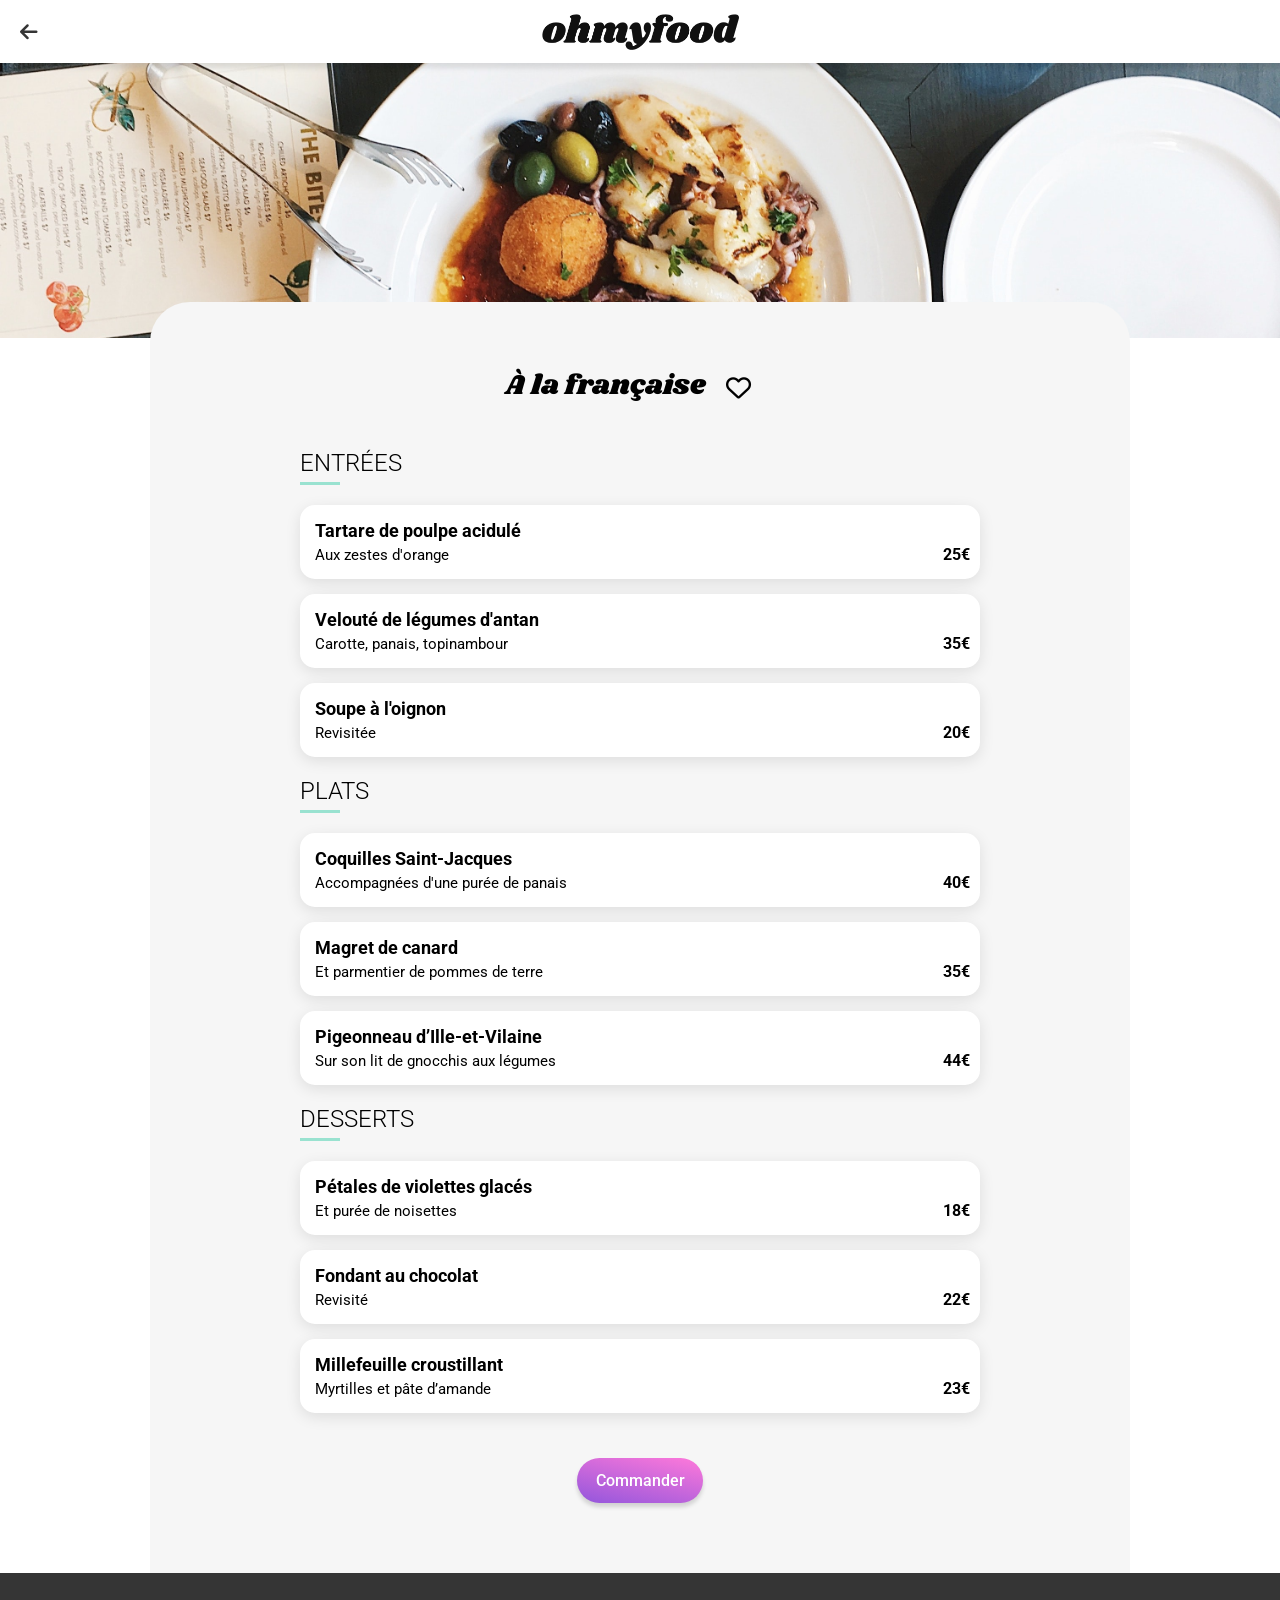
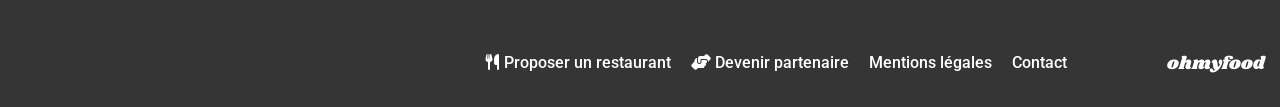
<file: a-la-francaise.html>
<!DOCTYPE html>
<html lang="fr">
<head>
    <meta charset="UTF-8">
    <meta name="viewport" content="width=device-width, initial-scale=1.0">
    <title>Ohmyfood - La Note Enchantée</title>
    <link rel="preconnect" href="https://fonts.googleapis.com">
    <link rel="preconnect" href="https://fonts.gstatic.com" crossorigin>
    <link href="https://fonts.googleapis.com/css2?family=Shrikhand&family=Roboto:wght@300;400;500;700&display=swap" rel="stylesheet">
    <link rel="stylesheet" href="https://cdnjs.cloudflare.com/ajax/libs/font-awesome/6.2.1/css/all.min.css" integrity="sha512-MV7K8+y+gLIBoVD59lQIYicR65iaqukzvf/nwasF0nqhPay5w/9lJmVM2hMDcnK1OnMGCdVK+iQrJ7lzPJQd1w==" crossorigin="anonymous" referrerpolicy="no-referrer">
    <link rel="stylesheet" href="css/style.css">
</head>

    <body>
        <!--SECTION HEADER-->
        <header class="header">
            <a href="index.html" class="header__back">
                <i class="fa-solid fa-arrow-left"></i>
            </a>
            <img src="images/logo/ohmyfood.png" alt="logo" class="header__logo">
        </header>
        <!--===================-->

        <main>
            <!--SECTION IMAGE ET RESTAURANT-->
            <img src="images/restaurants/stil-u2Lp8tXIcjw-unsplash.jpg" alt="photo plat" class="resto-banner">
            <section class="menu">
                <div class="menu__header">
                    <h1 class="menu__title">À la française</h1>
                    <div class="menu__heart">
                        <label class="heart-checkbox">
                            <input type="checkbox">
                            <i class="far fa-heart heart-empty"></i>
                            <i class="fas fa-heart heart-full"></i>
                        </label>
                    </div>
                </div>
                <!--SECTION PLAT ET PRIX-->
                <div class="menu__category">
                    <h2 class="menu__category-title">Entrées</h2>
                </div>
                    <!--ENTREE--> 
                    
                    <div class="menu-item menu-item--1">
                        <input type="checkbox" id="check-1" class="menu-item__input">
                        <label for="check-1" class="menu-item__container">
                            <span class="menu-item__content">
                                <span class="menu-item__title">Tartare de poulpe acidulé</span>
                                <span class="menu-item__subtitle">Aux zestes d'orange</span>
                            </span>
                            <span class="menu-item__price">25€</span>
                            <span class="menu-item__check">
                                <i class="fa-solid fa-circle-check"></i>
                            </span>
                        </label>
                    </div>
                    <!--==============-->
                    <div class="menu-item menu-item--2">
                        <input type="checkbox" id="check-2" class="menu-item__input">
                        <label for="check-2" class="menu-item__container">
                            <span class="menu-item__content">
                                <span class="menu-item__title">Velouté de légumes d'antan</span>
                                <span class="menu-item__subtitle">Carotte, panais, topinambour</span>
                            </span>
                                <span class="menu-item__price">35€</span>
                            <span class="menu-item__check">
                                <i class="fa-solid fa-circle-check"></i>
                            </span>
                        </label>
                    </div>
                    <!--==============-->
                    <div class="menu-item menu-item--3">
                        <input type="checkbox" id="check-3" class="menu-item__input">
                        <label for="check-3" class="menu-item__container">
                            <span class="menu-item__content">
                                <span class="menu-item__title">Soupe à l'oignon</span>
                                <span class="menu-item__subtitle">Revisitée</span>
                            </span>
                                <span class="menu-item__price">20€</span>
                            <span class="menu-item__check">
                                <i class="fa-solid fa-circle-check"></i>
                            </span>
                        </label>
                    </div>
                    <!--==============-->
                    
                    <!--==============-->
                <div class="menu__category">
                    <h2 class="menu__category-title">Plats</h2>
                </div>
                    <!--PLATS-->
                    <div class="menu-item menu-item--5">
                        <input type="checkbox" id="check-5" class="menu-item__input">
                        <label for="check-5" class="menu-item__container">
                            <span class="menu-item__content">
                                <span class="menu-item__title">Coquilles Saint-Jacques</span>
                                <span class="menu-item__subtitle">Accompagnées d'une purée de panais</span>
                            </span>
                                <span class="menu-item__price">40€</span>
                            <span class="menu-item__check">
                                <i class="fa-solid fa-circle-check"></i>
                            </span>
                        </label>
                    </div>
                    <!--==============-->
                    <div class="menu-item menu-item--6">
                        <input type="checkbox" id="check-6" class="menu-item__input">
                        <label for="check-6" class="menu-item__container">
                            <span class="menu-item__content">
                                <span class="menu-item__title">Magret de canard</span>
                                <span class="menu-item__subtitle">Et parmentier de pommes de terre</span>
                            </span>
                                <span class="menu-item__price">35€</span>
                            <span class="menu-item__check">
                                <i class="fa-solid fa-circle-check"></i>
                            </span>
                        </label>
                    </div>
                    <!--==============-->
                    <div class="menu-item menu-item--7">
                        <input type="checkbox" id="check-7" class="menu-item__input">
                        <label for="check-7" class="menu-item__container">
                            <span class="menu-item__content">
                                <span class="menu-item__title">Pigeonneau d’Ille-et-Vilaine</span>
                                <span class="menu-item__subtitle">Sur son lit de gnocchis aux légumes</span>
                            </span>
                                <span class="menu-item__price">44€</span>
                            <span class="menu-item__check">
                                <i class="fa-solid fa-circle-check"></i>
                            </span>
                        </label>
                    </div>
                    <!--===================-->
                <div class="menu__category">
                    <h2 class="menu__category-title">Desserts</h2>
                </div>
                    <!--DESSERTS-->
                    <div class="menu-item menu-item--8">
                        <input type="checkbox" id="check-8" class="menu-item__input">
                        <label for="check-8" class="menu-item__container">
                            <span class="menu-item__content">
                                <span class="menu-item__title">Pétales de violettes glacés</span>
                                <span class="menu-item__subtitle">Et purée de noisettes</span>
                                </span>
                                <span class="menu-item__price">18€</span>
                            <span class="menu-item__check">
                                <i class="fa-solid fa-circle-check"></i>
                            </span>
                        </label>
                    </div>
                    <!--==============-->
                    <div class="menu-item menu-item--9">
                        <input type="checkbox" id="check-9" class="menu-item__input">
                        <label for="check-9" class="menu-item__container">
                            <span class="menu-item__content">
                                <span class="menu-item__title">Fondant au chocolat </span>
                                <span class="menu-item__subtitle">Revisité</span>
                            </span>
                                <span class="menu-item__price">22€</span>
                            <span class="menu-item__check">
                                <i class="fa-solid fa-circle-check"></i>
                            </span>
                        </label>
                    </div>
                    <!--==============-->
                    <div class="menu-item menu-item--10">
                        <input type="checkbox" id="check-10" class="menu-item__input">
                        <label for="check-10" class="menu-item__container">
                            <span class="menu-item__content">
                                <span class="menu-item__title">Millefeuille croustillant </span>
                                <span class="menu-item__subtitle">Myrtilles et pâte d’amande</span>
                            </span>
                                <span class="menu-item__price">23€</span>
                            <span class="menu-item__check">
                                <i class="fa-solid fa-circle-check"></i>
                            </span>
                        </label>
                    </div>
                    <!--==============-->
                <div class="hero">
                    <button class="btn">Commander</button>
                </div>
                <!--===================-->    
            </section>
            <!--===================-->
            <!--SECTION FOOTER-->
            <footer class="footer">
                <h3 class="footer__title">ohmyfood</h3>
                <ul class="footer__list">
                    <li class="footer__item">
                        <a href="#" class="footer__link">
                            <i class="footer__icon fa-solid fa-utensils"></i>
                            Proposer un restaurant
                        </a>
                    </li>
                    <li class="footer__item">
                        <a href="#" class="footer__link">
                            <i class="footer__icon fa-solid fa-handshake-angle"></i>
                            Devenir partenaire
                        </a>
                    </li>
                    <li class="footer__item">
                        <a href="#" class="footer__link">Mentions légales</a>
                    </li>
                    <li class="footer__item">
                        <a href="mailto:test.contact@ohmyfood.com" class="footer__link">Contact</a>
                    </li>
                </ul>
            </footer>
            <!--===================-->
        </main>
    </body>
</html>
</file>
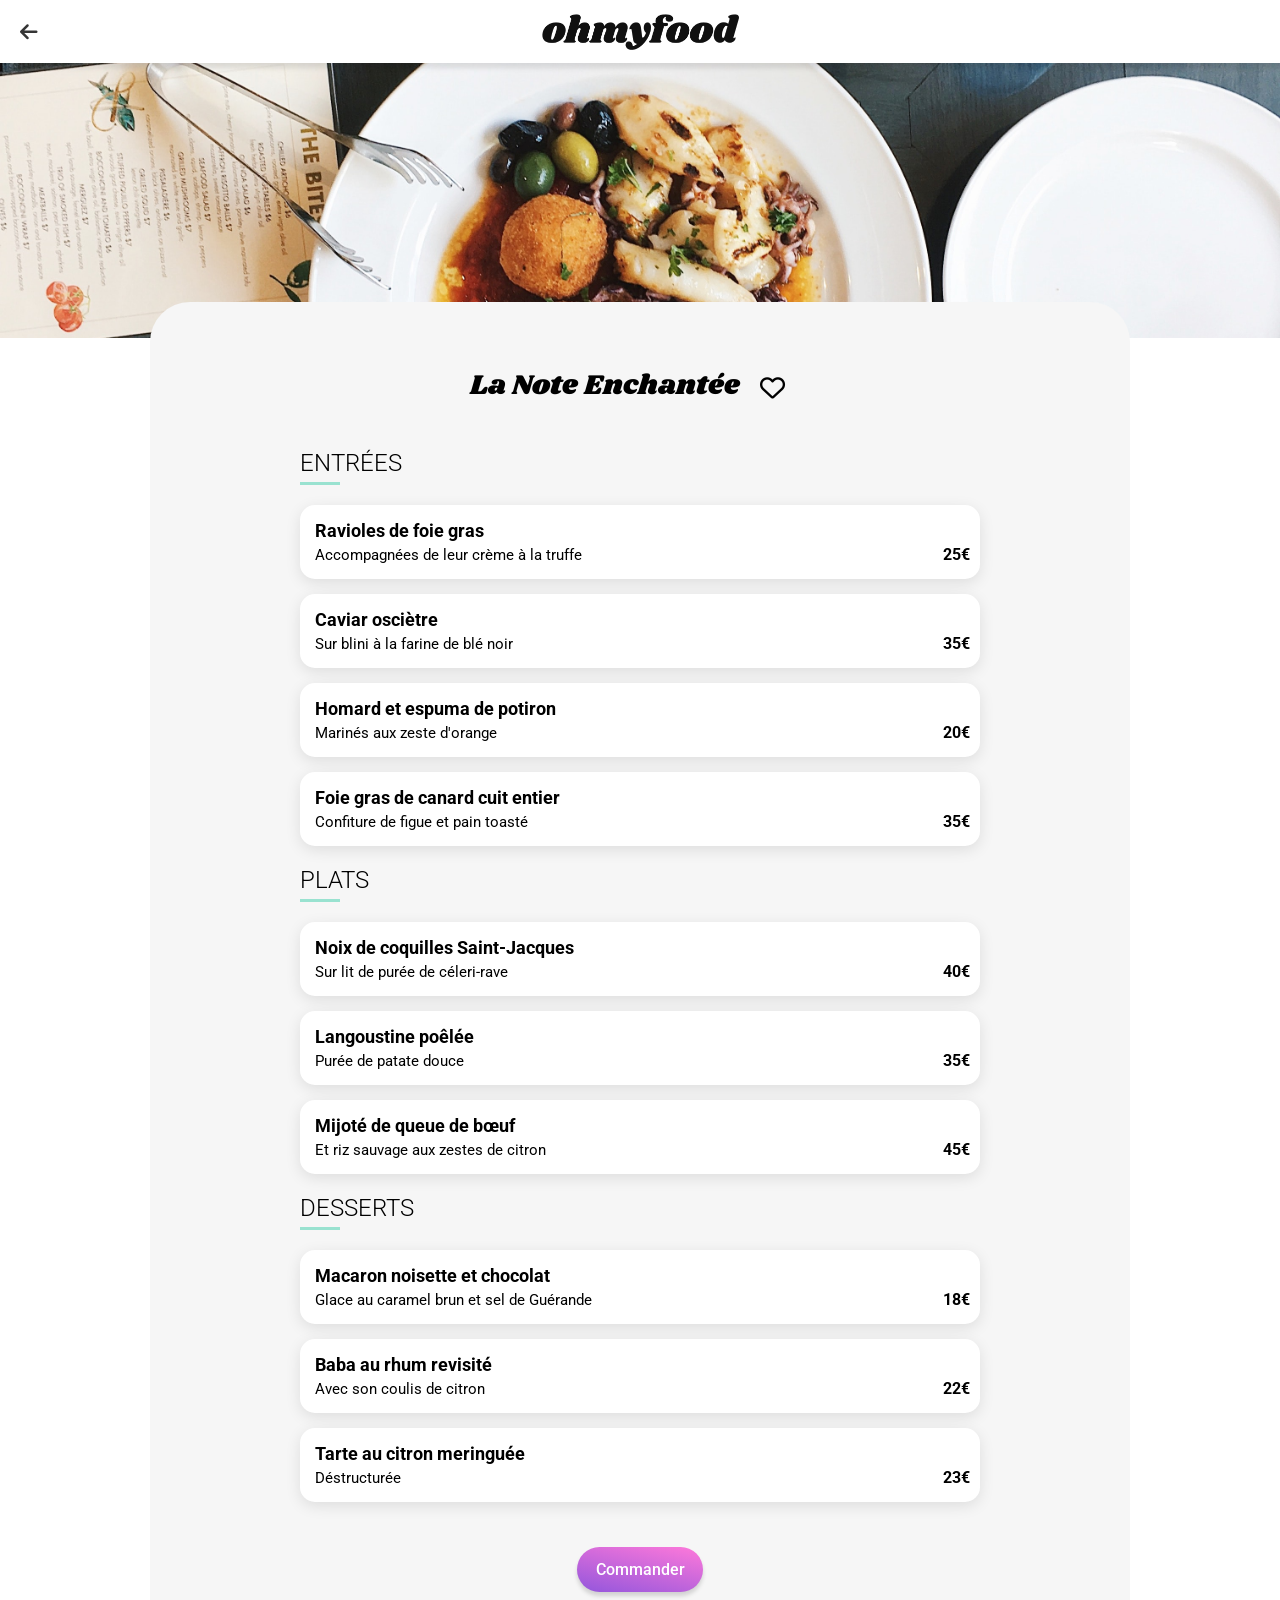
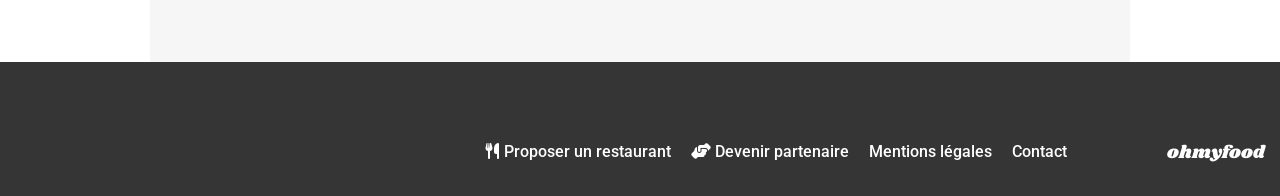
<file: la-note-enchantee.html>
<!DOCTYPE html>
<html lang="fr">
<head>
    <meta charset="UTF-8">
    <meta name="viewport" content="width=device-width, initial-scale=1.0">
    <title>Ohmyfood - La Note Enchantée</title>
    <link rel="preconnect" href="https://fonts.googleapis.com">
    <link rel="preconnect" href="https://fonts.gstatic.com" crossorigin>
    <link href="https://fonts.googleapis.com/css2?family=Shrikhand&family=Roboto:wght@300;400;500;700&display=swap" rel="stylesheet">
    <link rel="stylesheet" href="https://cdnjs.cloudflare.com/ajax/libs/font-awesome/6.2.1/css/all.min.css" integrity="sha512-MV7K8+y+gLIBoVD59lQIYicR65iaqukzvf/nwasF0nqhPay5w/9lJmVM2hMDcnK1OnMGCdVK+iQrJ7lzPJQd1w==" crossorigin="anonymous" referrerpolicy="no-referrer">
    <link rel="stylesheet" href="css/style.css">
</head>

    <body>
        <!--SECTION HEADER-->
        <header class="header">
            <a href="index.html" class="header__back">
                <i class="fa-solid fa-arrow-left"></i>
            </a>
            <img src="images/logo/ohmyfood.png" alt="logo" class="header__logo">
        </header>
        <!--===================-->

        <main>
            <!--SECTION IMAGE ET RESTAURANT-->
            <img src="images/restaurants/stil-u2Lp8tXIcjw-unsplash.jpg" alt="photo plat" class="resto-banner">
            <section class="menu">
                <div class="menu__header">
                    <h1 class="menu__title">La Note Enchantée</h1>
                    <div class="menu__heart">
                        <label class="heart-checkbox">
                            <input type="checkbox">
                            <i class="far fa-heart heart-empty"></i>
                            <i class="fas fa-heart heart-full"></i>
                        </label>
                    </div>
                </div>
                <!--SECTION PLAT ET PRIX-->
                <div class="menu__category">
                    <h2 class="menu__category-title">Entrées</h2>
                </div>
                    <!--ENTREE--> 
                    
                    <div class="menu-item menu-item--1">
                        <input type="checkbox" id="check-1" class="menu-item__input">
                        <label for="check-1" class="menu-item__container">
                            <span class="menu-item__content">
                                <span class="menu-item__title">Ravioles de foie gras</span>
                                <span class="menu-item__subtitle">Accompagnées de leur crème à la truffe</span>
                            </span>
                            <span class="menu-item__price">25€</span>
                            <span class="menu-item__check">
                                <i class="fa-solid fa-circle-check"></i>
                            </span>
                        </label>
                    </div>
                    <!--==============-->
                    <div class="menu-item menu-item--2">
                        <input type="checkbox" id="check-2" class="menu-item__input">
                        <label for="check-2" class="menu-item__container">
                            <span class="menu-item__content">
                                <span class="menu-item__title">Caviar osciètre</span>
                                <span class="menu-item__subtitle">Sur blini à la farine de blé noir</span>
                            </span>
                                <span class="menu-item__price">35€</span>
                            <span class="menu-item__check">
                                <i class="fa-solid fa-circle-check"></i>
                            </span>
                        </label>
                    </div>
                    <!--=================-->
                    <div class="menu-item menu-item--3">
                        <input type="checkbox" id="check-3" class="menu-item__input">
                        <label for="check-3" class="menu-item__container">
                            <span class="menu-item__content">
                                <span class="menu-item__title">Homard et espuma de potiron</span>
                                <span class="menu-item__subtitle">Marinés aux zeste d'orange</span>
                            </span>
                                <span class="menu-item__price">20€</span>
                            <span class="menu-item__check">
                                <i class="fa-solid fa-circle-check"></i>
                            </span>
                        </label>
                    </div>
                    <!--==============-->
                    <div class="menu-item menu-item--4">
                        <input type="checkbox" id="check-4" class="menu-item__input">
                        <label for="check-4" class="menu-item__container">
                            <span class="menu-item__content">
                                <span class="menu-item__title">Foie gras de canard cuit entier</span>
                                <span class="menu-item__subtitle">Confiture de figue et pain toasté</span>
                            </span>
                                <span class="menu-item__price">35€</span>
                            <span class="menu-item__check">
                                <i class="fa-solid fa-circle-check"></i>
                            </span>
                        </label>
                    </div>
                    <!--==============-->
                <div class="menu__category">
                    <h2 class="menu__category-title">Plats</h2>
                </div>
                    <!--PLATS-->
                    <div class="menu-item menu-item--5">
                        <input type="checkbox" id="check-5" class="menu-item__input">
                        <label for="check-5" class="menu-item__container">
                            <span class="menu-item__content">
                                <span class="menu-item__title">Noix de coquilles Saint-Jacques</span>
                                <span class="menu-item__subtitle">Sur lit de purée de céleri-rave</span>
                            </span>
                                <span class="menu-item__price">40€</span>
                            <span class="menu-item__check">
                                <i class="fa-solid fa-circle-check"></i>
                            </span>
                        </label>
                    </div>
                    <!--==============-->
                    <div class="menu-item menu-item--6">
                        <input type="checkbox" id="check-6" class="menu-item__input">
                        <label for="check-6" class="menu-item__container">
                            <span class="menu-item__content">
                                <span class="menu-item__title">Langoustine poêlée</span>
                                <span class="menu-item__subtitle">Purée de patate douce</span>
                            </span>
                                <span class="menu-item__price">35€</span>
                            <span class="menu-item__check">
                                <i class="fa-solid fa-circle-check"></i>
                            </span>
                        </label>
                    </div>
                    <!--==============-->
                    <div class="menu-item menu-item--7">
                        <input type="checkbox" id="check-7" class="menu-item__input">
                        <label for="check-7" class="menu-item__container">
                            <span class="menu-item__content">
                                <span class="menu-item__title">Mijoté de queue de bœuf </span>
                                <span class="menu-item__subtitle">Et riz sauvage aux zestes de citron</span>
                            </span>
                                <span class="menu-item__price">45€</span>
                            <span class="menu-item__check">
                                <i class="fa-solid fa-circle-check"></i>
                            </span>
                        </label>
                    </div>
                    <!--===================-->
                <div class="menu__category">
                    <h2 class="menu__category-title">Desserts</h2>
                </div>
                    <!--DESSERTS-->
                    <div class="menu-item menu-item--8">
                        <input type="checkbox" id="check-8" class="menu-item__input">
                        <label for="check-8" class="menu-item__container">
                            <span class="menu-item__content">
                                <span class="menu-item__title">Macaron noisette et chocolat</span>
                                <span class="menu-item__subtitle">Glace au caramel brun et sel de Guérande</span>
                                </span>
                                <span class="menu-item__price">18€</span>
                            <span class="menu-item__check">
                                <i class="fa-solid fa-circle-check"></i>
                            </span>
                        </label>
                    </div>
                    <!--==============-->
                    <div class="menu-item menu-item--9">
                        <input type="checkbox" id="check-9" class="menu-item__input">
                        <label for="check-9" class="menu-item__container">
                            <span class="menu-item__content">
                                <span class="menu-item__title">Baba au rhum revisité </span>
                                <span class="menu-item__subtitle">Avec son coulis de citron</span>
                            </span>
                                <span class="menu-item__price">22€</span>
                            <span class="menu-item__check">
                                <i class="fa-solid fa-circle-check"></i>
                            </span>
                        </label>
                    </div>
                    <!--==============-->
                    <div class="menu-item menu-item--10">
                        <input type="checkbox" id="check-10" class="menu-item__input">
                        <label for="check-10" class="menu-item__container">
                            <span class="menu-item__content">
                                <span class="menu-item__title">Tarte au citron meringuée </span>
                                <span class="menu-item__subtitle">Déstructurée</span>
                            </span>
                                <span class="menu-item__price">23€</span>
                            <span class="menu-item__check">
                                <i class="fa-solid fa-circle-check"></i>
                            </span>
                        </label>
                    </div>
                    <!--==============-->
                <div class="hero">
                    <button class="btn">Commander</button>
                </div>
                <!--===================-->    
            </section>
            <!--===================-->
            <!--SECTION FOOTER-->
            <footer class="footer">
                <h3 class="footer__title">ohmyfood</h3>
                <ul class="footer__list">
                    <li class="footer__item">
                        <a href="#" class="footer__link">
                            <i class="footer__icon fa-solid fa-utensils"></i>
                            Proposer un restaurant
                        </a>
                    </li>
                    <li class="footer__item">
                        <a href="#" class="footer__link">
                            <i class="footer__icon fa-solid fa-handshake-angle"></i>
                            Devenir partenaire
                        </a>
                    </li>
                    <li class="footer__item">
                        <a href="#" class="footer__link">Mentions légales</a>
                    </li>
                    <li class="footer__item">
                        <a href="mailto:test.contact@ohmyfood.com" class="footer__link">Contact</a>
                    </li>
                </ul>
            </footer>
            <!--===================-->
        </main>
    </body>
</html>
</file>
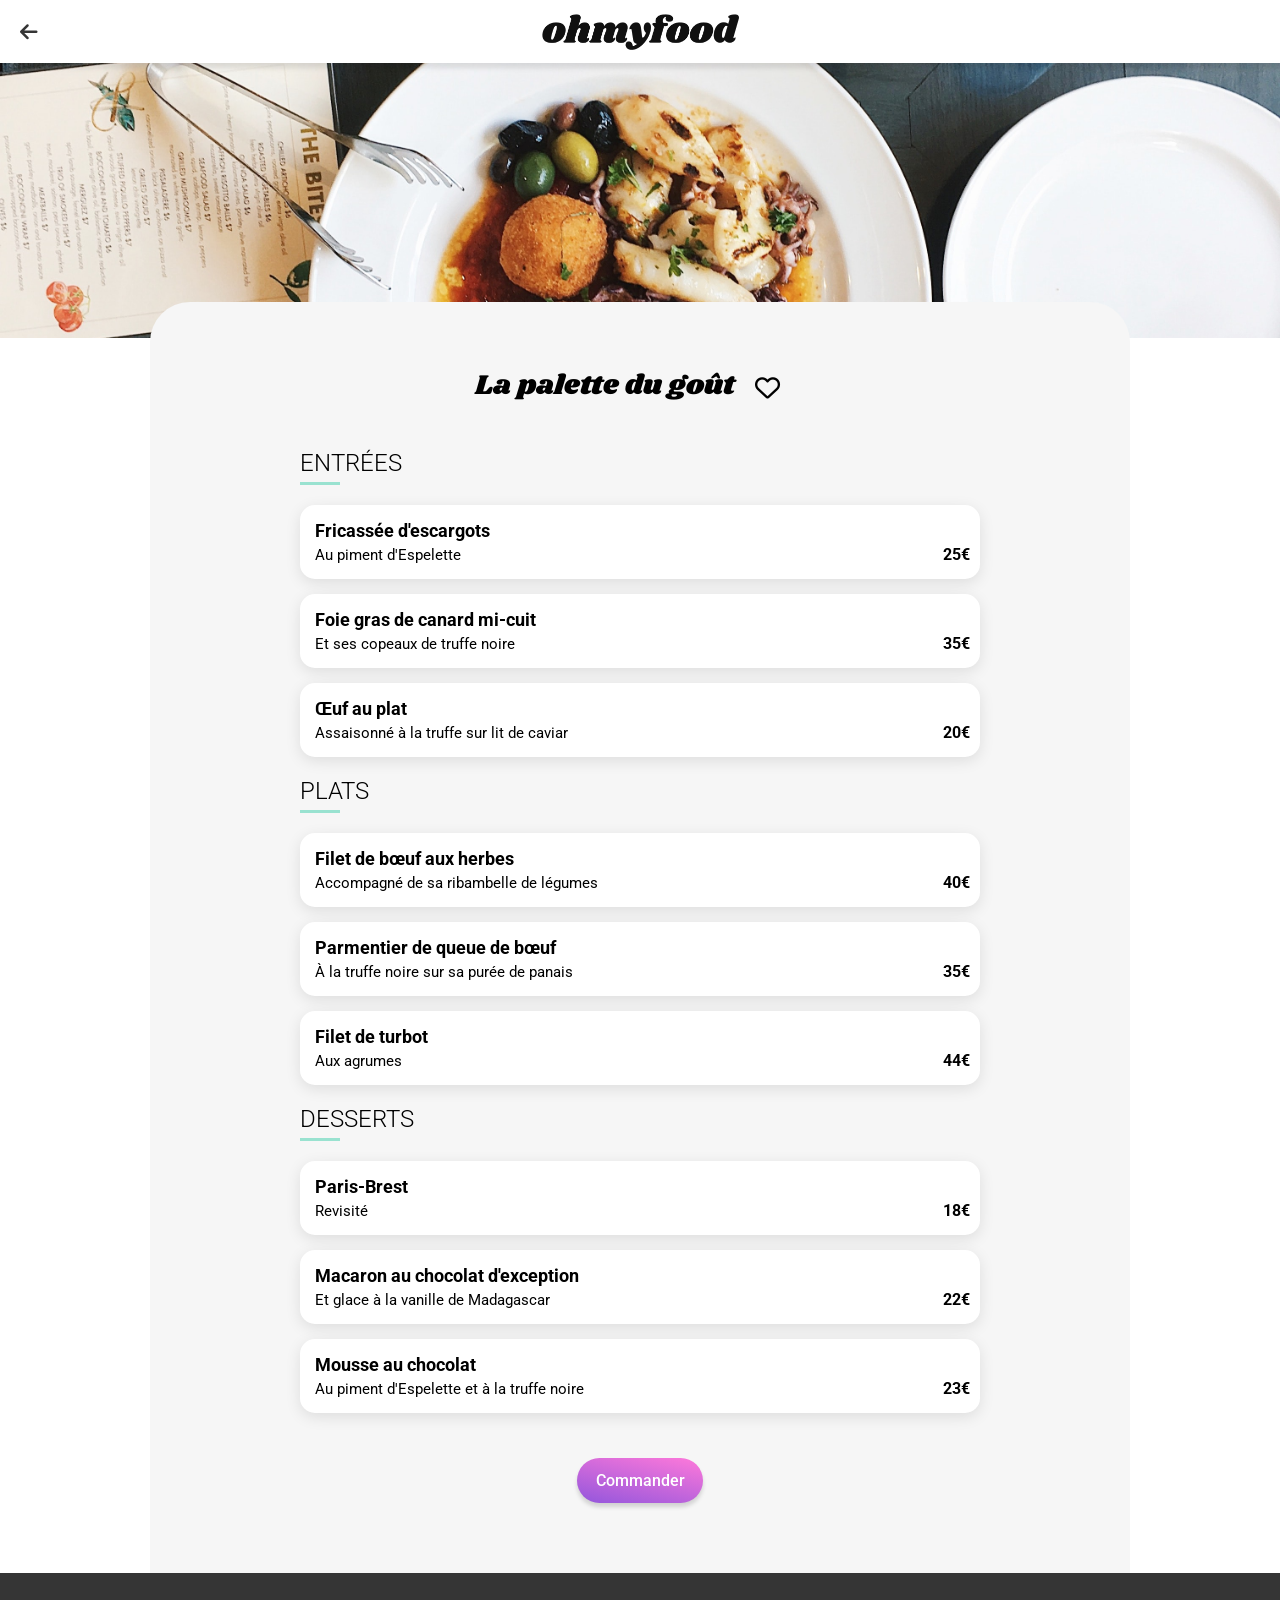
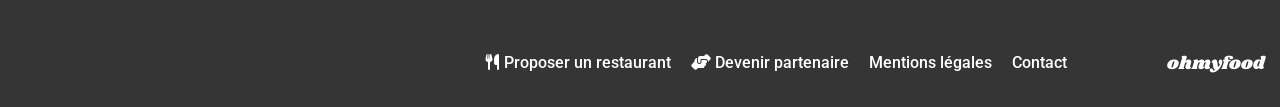
<file: la-palette-du-goût.html>
<!DOCTYPE html>
<html lang="fr">
<head>
    <meta charset="UTF-8">
    <meta name="viewport" content="width=device-width, initial-scale=1.0">
    <title>Ohmyfood - La Note Enchantée</title>
    <link rel="preconnect" href="https://fonts.googleapis.com">
    <link rel="preconnect" href="https://fonts.gstatic.com" crossorigin>
    <link href="https://fonts.googleapis.com/css2?family=Shrikhand&family=Roboto:wght@300;400;500;700&display=swap" rel="stylesheet">
    <link rel="stylesheet" href="https://cdnjs.cloudflare.com/ajax/libs/font-awesome/6.2.1/css/all.min.css" integrity="sha512-MV7K8+y+gLIBoVD59lQIYicR65iaqukzvf/nwasF0nqhPay5w/9lJmVM2hMDcnK1OnMGCdVK+iQrJ7lzPJQd1w==" crossorigin="anonymous" referrerpolicy="no-referrer">
    <link rel="stylesheet" href="css/style.css">
</head>

    <body>
        <!--SECTION HEADER-->
        <header class="header">
            <a href="index.html" class="header__back">
                <i class="fa-solid fa-arrow-left"></i>
            </a>
            <img src="images/logo/ohmyfood.png" alt="logo" class="header__logo">
        </header>
        <!--===================-->

        <main>
            <!--SECTION IMAGE ET RESTAURANT-->
            <img src="images/restaurants/stil-u2Lp8tXIcjw-unsplash.jpg" alt="photo plat" class="resto-banner">
            <section class="menu">
                <div class="menu__header">
                    <h1 class="menu__title">La palette du goût</h1>
                    <div class="menu__heart">
                        <label class="heart-checkbox">
                            <input type="checkbox">
                            <i class="far fa-heart heart-empty"></i>
                            <i class="fas fa-heart heart-full"></i>
                        </label>
                    </div>
                </div>
                <!--SECTION PLAT ET PRIX-->
                <div class="menu__category">
                    <h2 class="menu__category-title">Entrées</h2>
                </div>
                    <!--ENTREE--> 
                    
                    <div class="menu-item menu-item--1">
                        <input type="checkbox" id="check-1" class="menu-item__input">
                        <label for="check-1" class="menu-item__container">
                            <span class="menu-item__content">
                                <span class="menu-item__title">Fricassée d'escargots</span>
                                <span class="menu-item__subtitle">Au piment d'Espelette </span>
                            </span>
                            <span class="menu-item__price">25€</span>
                            <span class="menu-item__check">
                                <i class="fa-solid fa-circle-check"></i>
                            </span>
                        </label>
                    </div>
                    <!--==============-->
                    <div class="menu-item menu-item--2">
                        <input type="checkbox" id="check-2" class="menu-item__input">
                        <label for="check-2" class="menu-item__container">
                            <span class="menu-item__content">
                                <span class="menu-item__title">Foie gras de canard mi-cuit</span>
                                <span class="menu-item__subtitle">Et ses copeaux de truffe noire</span>
                            </span>
                                <span class="menu-item__price">35€</span>
                            <span class="menu-item__check">
                                <i class="fa-solid fa-circle-check"></i>
                            </span>
                        </label>
                    </div>
                    <!--==============-->
                    <div class="menu-item menu-item--3">
                        <input type="checkbox" id="check-3" class="menu-item__input">
                        <label for="check-3" class="menu-item__container">
                            <span class="menu-item__content">
                                <span class="menu-item__title">Œuf au plat</span>
                                <span class="menu-item__subtitle">Assaisonné à la truffe sur lit de caviar</span>
                            </span>
                                <span class="menu-item__price">20€</span>
                            <span class="menu-item__check">
                                <i class="fa-solid fa-circle-check"></i>
                            </span>
                        </label>
                    </div>
                    <!--==============-->

                    <!--==============-->
                <div class="menu__category">
                    <h2 class="menu__category-title">Plats</h2>
                </div>
                    <!--PLATS-->
                    <div class="menu-item menu-item--5">
                        <input type="checkbox" id="check-5" class="menu-item__input">
                        <label for="check-5" class="menu-item__container">
                            <span class="menu-item__content">
                                <span class="menu-item__title">Filet de bœuf aux herbes</span>
                                <span class="menu-item__subtitle">Accompagné de sa ribambelle de légumes</span>
                            </span>
                                <span class="menu-item__price">40€</span>
                            <span class="menu-item__check">
                                <i class="fa-solid fa-circle-check"></i>
                            </span>
                        </label>
                    </div>
                    <!--==============-->
                    <div class="menu-item menu-item--6">
                        <input type="checkbox" id="check-6" class="menu-item__input">
                        <label for="check-6" class="menu-item__container">
                            <span class="menu-item__content">
                                <span class="menu-item__title">Parmentier de queue de bœuf</span>
                                <span class="menu-item__subtitle">À la truffe noire sur sa purée de panais</span>
                            </span>
                                <span class="menu-item__price">35€</span>
                            <span class="menu-item__check">
                                <i class="fa-solid fa-circle-check"></i>
                            </span>
                        </label>
                    </div>
                    <!--==============-->
                    <div class="menu-item menu-item--7">
                        <input type="checkbox" id="check-7" class="menu-item__input">
                        <label for="check-7" class="menu-item__container">
                            <span class="menu-item__content">
                                <span class="menu-item__title">Filet de turbot </span>
                                <span class="menu-item__subtitle">Aux agrumes</span>
                            </span>
                                <span class="menu-item__price">44€</span>
                            <span class="menu-item__check">
                                <i class="fa-solid fa-circle-check"></i>
                            </span>
                        </label>
                    </div>
                    <!--===================-->
                <div class="menu__category">
                    <h2 class="menu__category-title">Desserts</h2>
                </div>
                    <!--DESSERTS-->
                    <div class="menu-item menu-item--8">
                        <input type="checkbox" id="check-8" class="menu-item__input">
                        <label for="check-8" class="menu-item__container">
                            <span class="menu-item__content">
                                <span class="menu-item__title">Paris-Brest</span>
                                <span class="menu-item__subtitle">Revisité</span>
                                </span>
                                <span class="menu-item__price">18€</span>
                            <span class="menu-item__check">
                                <i class="fa-solid fa-circle-check"></i>
                            </span>
                        </label>
                    </div>
                    <!--==============-->
                    <div class="menu-item menu-item--9">
                        <input type="checkbox" id="check-9" class="menu-item__input">
                        <label for="check-9" class="menu-item__container">
                            <span class="menu-item__content">
                                <span class="menu-item__title">Macaron au chocolat d'exception  </span>
                                <span class="menu-item__subtitle">Et glace à la vanille de Madagascar</span>
                            </span>
                                <span class="menu-item__price">22€</span>
                            <span class="menu-item__check">
                                <i class="fa-solid fa-circle-check"></i>
                            </span>
                        </label>
                    </div>
                    <!--==============-->
                    <div class="menu-item menu-item--10">
                        <input type="checkbox" id="check-10" class="menu-item__input">
                        <label for="check-10" class="menu-item__container">
                            <span class="menu-item__content">
                                <span class="menu-item__title">Mousse au chocolat </span>
                                <span class="menu-item__subtitle">Au piment d'Espelette et à la truffe noire</span>
                            </span>
                                <span class="menu-item__price">23€</span>
                            <span class="menu-item__check">
                                <i class="fa-solid fa-circle-check"></i>
                            </span>
                        </label>
                    </div>
                    <!--==============-->
                <div class="hero">
                    <button class="btn">Commander</button>
                </div>
                <!--===================-->    
            </section>
            <!--===================-->
            <!--SECTION FOOTER-->
            <footer class="footer">
                <h3 class="footer__title">ohmyfood</h3>
                <ul class="footer__list">
                    <li class="footer__item">
                        <a href="#" class="footer__link">
                            <i class="footer__icon fa-solid fa-utensils"></i>
                            Proposer un restaurant
                        </a>
                    </li>
                    <li class="footer__item">
                        <a href="#" class="footer__link">
                            <i class="footer__icon fa-solid fa-handshake-angle"></i>
                            Devenir partenaire
                        </a>
                    </li>
                    <li class="footer__item">
                        <a href="#" class="footer__link">Mentions légales</a>
                    </li>
                    <li class="footer__item">
                        <a href="mailto:test.contact@ohmyfood.com" class="footer__link">Contact</a>
                    </li>
                </ul>
            </footer>
            <!--===================-->
        </main>
    </body>
</html>
</file>
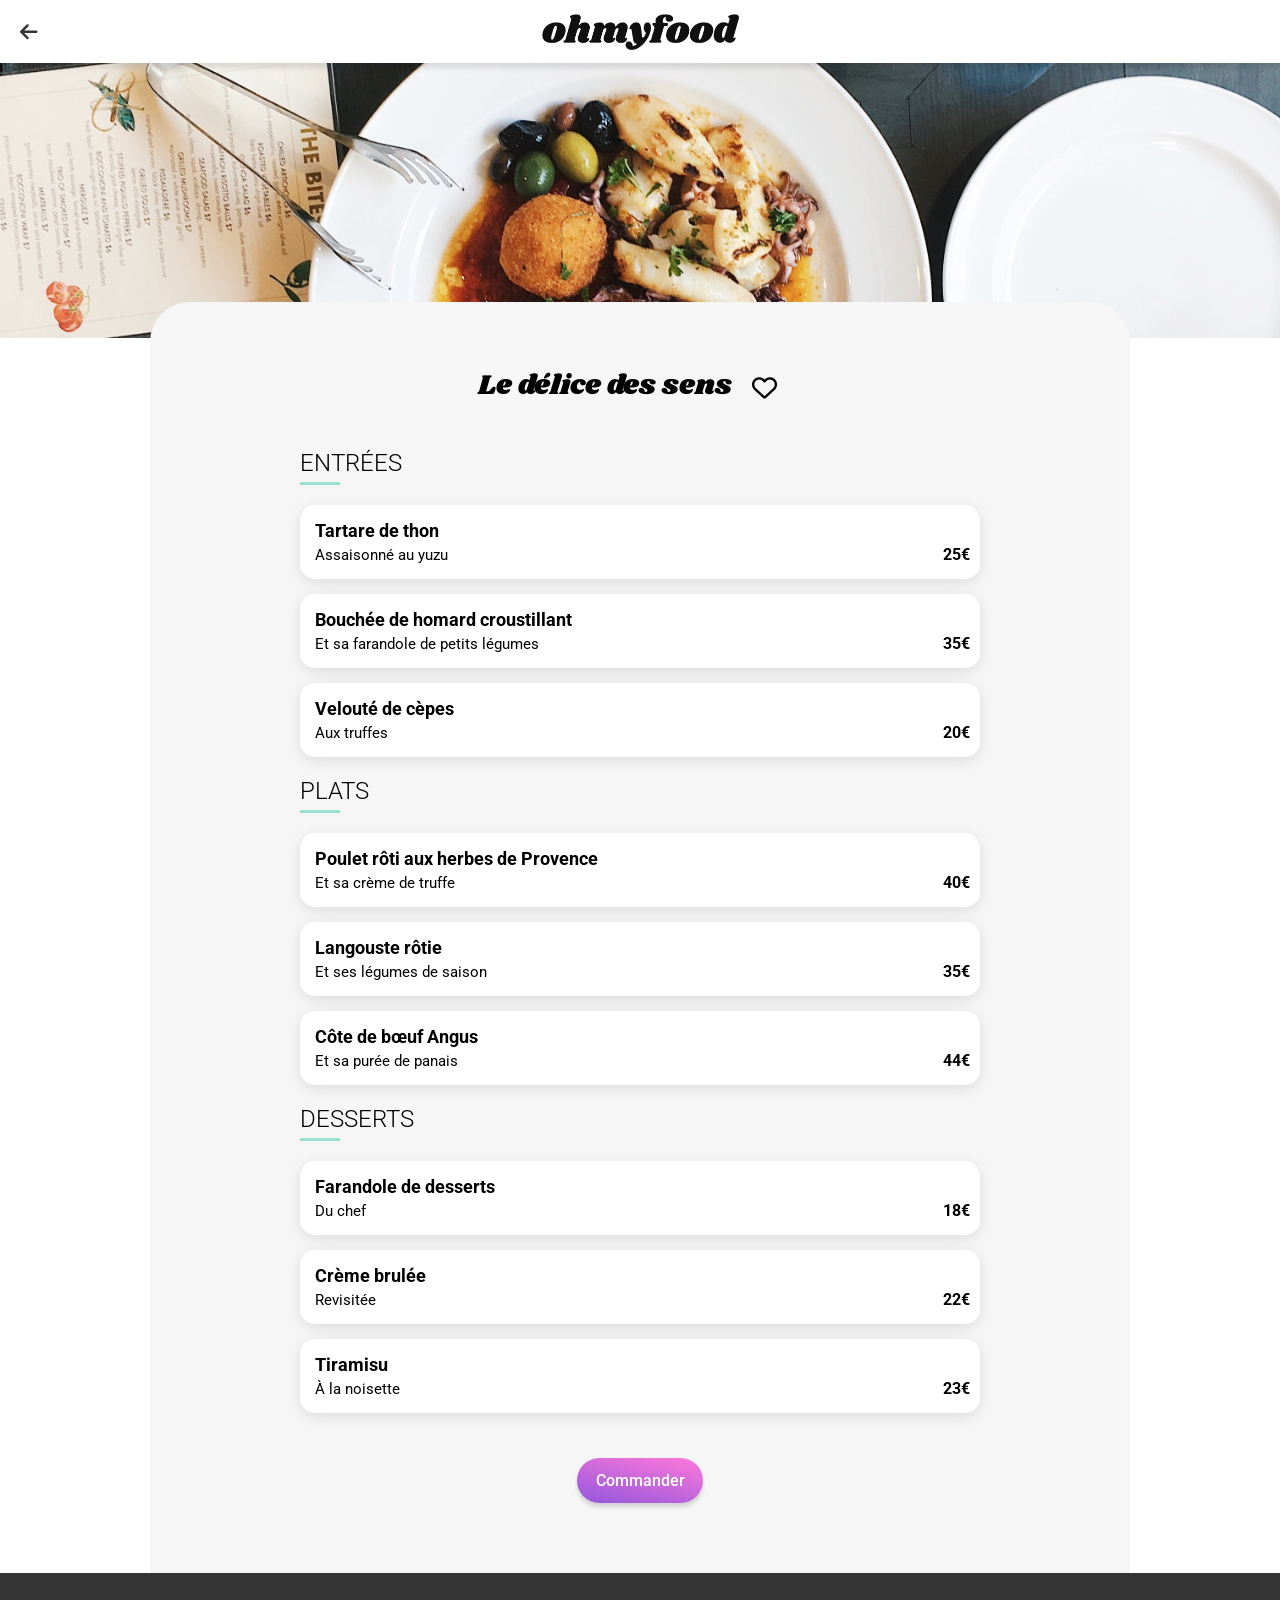
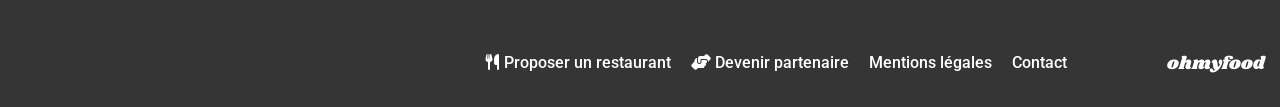
<file: le-delice-des-sens.html>
<!DOCTYPE html>
<html lang="fr">
<head>
    <meta charset="UTF-8">
    <meta name="viewport" content="width=device-width, initial-scale=1.0">
    <title>Ohmyfood - La Note Enchantée</title>
    <link rel="preconnect" href="https://fonts.googleapis.com">
    <link rel="preconnect" href="https://fonts.gstatic.com" crossorigin>
    <link href="https://fonts.googleapis.com/css2?family=Shrikhand&family=Roboto:wght@300;400;500;700&display=swap" rel="stylesheet">
    <link rel="stylesheet" href="https://cdnjs.cloudflare.com/ajax/libs/font-awesome/6.2.1/css/all.min.css" integrity="sha512-MV7K8+y+gLIBoVD59lQIYicR65iaqukzvf/nwasF0nqhPay5w/9lJmVM2hMDcnK1OnMGCdVK+iQrJ7lzPJQd1w==" crossorigin="anonymous" referrerpolicy="no-referrer">
    <link rel="stylesheet" href="css/style.css">
</head>

    <body>
        <!--SECTION HEADER-->
        <header class="header">
            <a href="index.html" class="header__back">
                <i class="fa-solid fa-arrow-left"></i>
            </a>
            <img src="images/logo/ohmyfood.png" alt="logo" class="header__logo">
        </header>
        <!--===================-->

        <main>
            <!--SECTION IMAGE ET RESTAURANT-->
            <img src="images/restaurants/stil-u2Lp8tXIcjw-unsplash.jpg" alt="photo plat" class="resto-banner">
            <section class="menu">
                <div class="menu__header">
                    <h1 class="menu__title">Le délice des sens</h1>
                    <div class="menu__heart">
                        <label class="heart-checkbox">
                            <input type="checkbox">
                            <i class="far fa-heart heart-empty"></i>
                            <i class="fas fa-heart heart-full"></i>
                        </label>
                    </div>
                </div>
                <!--SECTION PLAT ET PRIX-->
                <div class="menu__category">
                    <h2 class="menu__category-title">Entrées</h2>
                </div>
                    <!--ENTREE--> 
                    
                    <div class="menu-item menu-item--1">
                        <input type="checkbox" id="check-1" class="menu-item__input">
                        <label for="check-1" class="menu-item__container">
                            <span class="menu-item__content">
                                <span class="menu-item__title">Tartare de thon</span>
                                <span class="menu-item__subtitle">Assaisonné au yuzu</span>
                            </span>
                            <span class="menu-item__price">25€</span>
                            <span class="menu-item__check">
                                <i class="fa-solid fa-circle-check"></i>
                            </span>
                        </label>
                    </div>
                    <!--==============-->
                    <div class="menu-item menu-item--2">
                        <input type="checkbox" id="check-2" class="menu-item__input">
                        <label for="check-2" class="menu-item__container">
                            <span class="menu-item__content">
                                <span class="menu-item__title">Bouchée de homard croustillant </span>
                                <span class="menu-item__subtitle">Et sa farandole de petits légumes</span>
                            </span>
                                <span class="menu-item__price">35€</span>
                            <span class="menu-item__check">
                                <i class="fa-solid fa-circle-check"></i>
                            </span>
                        </label>
                    </div>
                    <!--==============-->
                    <div class="menu-item menu-item--3">
                        <input type="checkbox" id="check-3" class="menu-item__input">
                        <label for="check-3" class="menu-item__container">
                            <span class="menu-item__content">
                                <span class="menu-item__title">Velouté de cèpes </span>
                                <span class="menu-item__subtitle">Aux truffes</span>
                            </span>
                                <span class="menu-item__price">20€</span>
                            <span class="menu-item__check">
                                <i class="fa-solid fa-circle-check"></i>
                            </span>
                        </label>
                    </div>
                    <!--==============-->

                    <!--==============-->
                <div class="menu__category">
                    <h2 class="menu__category-title">Plats</h2>
                </div>
                    <!--PLATS-->
                    <div class="menu-item menu-item--5">
                        <input type="checkbox" id="check-5" class="menu-item__input">
                        <label for="check-5" class="menu-item__container">
                            <span class="menu-item__content">
                                <span class="menu-item__title">Poulet rôti aux herbes de Provence </span>
                                <span class="menu-item__subtitle">Et sa crème de truffe</span>
                            </span>
                                <span class="menu-item__price">40€</span>
                            <span class="menu-item__check">
                                <i class="fa-solid fa-circle-check"></i>
                            </span>
                        </label>
                    </div>
                    <!--==============-->
                    <div class="menu-item menu-item--6">
                        <input type="checkbox" id="check-6" class="menu-item__input">
                        <label for="check-6" class="menu-item__container">
                            <span class="menu-item__content">
                                <span class="menu-item__title">Langouste rôtie </span>
                                <span class="menu-item__subtitle">Et ses légumes de saison</span>
                            </span>
                                <span class="menu-item__price">35€</span>
                            <span class="menu-item__check">
                                <i class="fa-solid fa-circle-check"></i>
                            </span>
                        </label>
                    </div>
                    <!--==============-->
                    <div class="menu-item menu-item--7">
                        <input type="checkbox" id="check-7" class="menu-item__input">
                        <label for="check-7" class="menu-item__container">
                            <span class="menu-item__content">
                                <span class="menu-item__title">Côte de bœuf Angus </span>
                                <span class="menu-item__subtitle">Et sa purée de panais</span>
                            </span>
                                <span class="menu-item__price">44€</span>
                            <span class="menu-item__check">
                                <i class="fa-solid fa-circle-check"></i>
                            </span>
                        </label>
                    </div>
                    <!--===================-->
                <div class="menu__category">
                    <h2 class="menu__category-title">Desserts</h2>
                </div>
                    <!--DESSERTS-->
                    <div class="menu-item menu-item--8">
                        <input type="checkbox" id="check-8" class="menu-item__input">
                        <label for="check-8" class="menu-item__container">
                            <span class="menu-item__content">
                                <span class="menu-item__title">Farandole de desserts</span>
                                <span class="menu-item__subtitle">Du chef</span>
                                </span>
                                <span class="menu-item__price">18€</span>
                            <span class="menu-item__check">
                                <i class="fa-solid fa-circle-check"></i>
                            </span>
                        </label>
                    </div>
                    <!--==============-->
                    <div class="menu-item menu-item--9">
                        <input type="checkbox" id="check-9" class="menu-item__input">
                        <label for="check-9" class="menu-item__container">
                            <span class="menu-item__content">
                                <span class="menu-item__title">Crème brulée  </span>
                                <span class="menu-item__subtitle">Revisitée</span>
                            </span>
                                <span class="menu-item__price">22€</span>
                            <span class="menu-item__check">
                                <i class="fa-solid fa-circle-check"></i>
                            </span>
                        </label>
                    </div>
                    <!--==============-->
                    <div class="menu-item menu-item--10">
                        <input type="checkbox" id="check-10" class="menu-item__input">
                        <label for="check-10" class="menu-item__container">
                            <span class="menu-item__content">
                                <span class="menu-item__title">Tiramisu  </span>
                                <span class="menu-item__subtitle">À la noisette</span>
                            </span>
                                <span class="menu-item__price">23€</span>
                            <span class="menu-item__check">
                                <i class="fa-solid fa-circle-check"></i>
                            </span>
                        </label>
                    </div>
                    <!--==============-->
                <div class="hero">
                    <button class="btn">Commander</button>
                </div>
                <!--===================-->    
            </section>
            <!--===================-->
            <!--SECTION FOOTER-->
            <footer class="footer">
                <h3 class="footer__title">ohmyfood</h3>
                <ul class="footer__list">
                    <li class="footer__item">
                        <a href="#" class="footer__link">
                            <i class="footer__icon fa-solid fa-utensils"></i>
                            Proposer un restaurant
                        </a>
                    </li>
                    <li class="footer__item">
                        <a href="#" class="footer__link">
                            <i class="footer__icon fa-solid fa-handshake-angle"></i>
                            Devenir partenaire
                        </a>
                    </li>
                    <li class="footer__item">
                        <a href="#" class="footer__link">Mentions légales</a>
                    </li>
                    <li class="footer__item">
                        <a href="mailto:test.contact@ohmyfood.com" class="footer__link">Contact</a>
                    </li>
                </ul>
            </footer>
            <!--===================-->
        </main>
    </body>
</html>
</file>
<file: css/style.css>
body {
  width: 100%;
  max-width: 1280px;
  margin: 0 auto;
  font-family: "Roboto", sans-serif;
}

.header {
  display: flex;
  justify-content: center;
  align-items: center;
  height: 63px;
  box-shadow: 0px 5px 5px rgba(0, 0, 0, 0.1);
  position: relative;
  z-index: 10;
}
.header__logo {
  width: 197px;
  height: 36px;
}
.header__back {
  position: absolute;
  left: 20px;
  top: 50%;
  transform: translateY(-50%);
  color: #353535;
  font-size: 20px;
}

.footer {
  background-color: #353535;
  color: white;
  padding: 20px 15px;
}
.footer__title {
  font-family: "Shrikhand", cursive;
  font-size: 18px;
  font-weight: 400;
  margin-bottom: 20px;
}
.footer__list {
  display: flex;
  flex-direction: column;
  list-style: none;
  gap: 7px;
}
.footer__link {
  font-family: "Roboto", sans-serif;
  font-size: 16px;
  font-weight: 500;
  color: white;
  text-decoration: none;
}

@media (min-width: 768px) {
  .footer {
    flex-direction: row-reverse;
    align-items: center;
    gap: 50px;
  }
  .footer__list {
    flex-direction: row;
    margin-bottom: 0;
  }
}
@media (min-width: 1024px) {
  .footer {
    display: flex;
    flex-direction: row-reverse;
    align-items: center;
    padding-top: 60px;
    padding-bottom: 30px;
  }
  .footer__title {
    margin-bottom: 0;
    margin-left: 50px;
  }
  .footer__list {
    flex-direction: row;
    gap: 20px;
  }
}
/*-----------------*/
/*-CARD RESTAURANT-*/
/*-----------------*/
.card {
  min-height: 250px;
  background-color: white;
  border-radius: 20px;
  position: relative;
  text-decoration: none;
  display: block;
  box-shadow: 0px 4px 15px rgba(0, 0, 0, 0.1019607843);
  overflow: hidden;
}
.card__link {
  text-decoration: none;
  color: inherit;
  display: block;
}
.card__img {
  width: 100%;
  height: 175px;
  -o-object-fit: cover;
     object-fit: cover;
}
.card__badge {
  background-color: #99E2D0;
  color: #008766;
  padding: 7px 12px;
  position: absolute;
  top: 15px;
  right: 15px;
}
.card__content {
  padding: 5px;
  display: flex;
  justify-content: space-between;
  align-items: center;
}
.card__title {
  font-family: "Roboto", sans-serif;
  font-size: 18px;
  font-weight: 700;
  margin: 0 0 5px 10px;
}
.card__location {
  font-family: "Roboto", sans-serif;
  font-size: 17px;
  font-weight: 300;
  margin: 10px;
}
.card__heart {
  position: absolute;
  right: 25px;
  bottom: 25px;
}

.heart-checkbox {
  position: relative;
  cursor: pointer;
  display: inline-block;
}
.heart-checkbox input {
  display: none;
}
.heart-checkbox i {
  font-size: 25px;
}
.heart-checkbox .heart-empty {
  position: relative;
}
.heart-checkbox .heart-full {
  position: absolute;
  top: 0;
  left: 0;
  opacity: 0;
  background: linear-gradient(193deg, #9356DC 0%, #FF79DA 100%);
  -webkit-background-clip: text;
  -webkit-text-fill-color: transparent;
  background-clip: text;
  transition: opacity 1.5s;
}
.heart-checkbox input:checked ~ .heart-full {
  opacity: 1;
}
.heart-checkbox input:checked ~ .heart-empty {
  opacity: 0;
}

.loader {
  position: fixed;
  height: 100%;
  width: 100%;
  left: 0;
  top: 0;
  background-color: rgba(255, 255, 255, 0.9);
  display: flex;
  justify-content: center;
  align-items: center;
  z-index: 10000;
  animation: loader-out 0.5s 2.5s forwards;
}

/* Le Spinner */
.loader__item {
  width: 100px;
  height: 100px;
  border: 10px solid transparent;
  border-top: 10px solid #9356DC;
  border-bottom: 10px solid #FF79DA;
  border-radius: 50%;
  position: relative;
  animation: spin 1.5s linear infinite;
}

.loader__item::before {
  content: "";
  position: absolute;
  top: 5px;
  left: 5px;
  bottom: 5px;
  right: 5px;
  border: 5px solid transparent;
  border-top: 5px solid #99E2D0;
  border-radius: 50%;
  animation: spin 3s linear infinite;
}

/* --- Animations --- */
/* Rotation du spinner */
@keyframes spin {
  0% {
    transform: rotate(0deg);
  }
  100% {
    transform: rotate(360deg);
  }
}
/* Disparition du loader */
@keyframes loader-out {
  0% {
    opacity: 1;
  }
  100% {
    opacity: 0;
    visibility: hidden;
  }
}
@keyframes slideUp {
  from {
    opacity: 0;
    transform: translateY(20px);
  }
  to {
    opacity: 1;
    transform: translateY(0);
  }
}
.btn {
  font-family: "Roboto", sans-serif;
  font-size: 16px;
  font-weight: 500;
  color: white;
  padding: 13px 18.75px;
  border: none;
  background-image: linear-gradient(193deg, #FF79DA 0%, #9356DC 100%);
  border-radius: 25px;
  box-shadow: 0px 4px 4px rgba(0, 0, 0, 0.1490196078);
  transition: transform 300ms, box-shadow 300ms, opacity 300ms;
  cursor: pointer;
}
.btn:hover {
  opacity: 0.85;
  box-shadow: 0px 4px 15px 0px rgba(0, 0, 0, 0.3490196078);
  transform: scale(1.2);
}

/*----------*/
/**LOCATION-*/
/*----------*/
.location {
  display: flex;
  justify-content: center;
  align-items: center;
  height: 50px;
  background-color: #eaeaea;
  gap: 17px;
  box-shadow: 0px 4px 4px 0px rgba(0, 0, 0, 0.2509803922);
  position: relative;
  z-index: 5;
}
.location__form {
  border: none;
  display: flex;
  align-items: center;
}
.location__form input {
  border: none;
  background: none;
  outline: none;
  font-family: "Roboto", sans-serif;
  font-size: 16px;
  font-weight: 500;
  color: #353535;
  width: 150px;
  text-align: center;
}
.location__form input::-moz-placeholder {
  color: #353535;
  opacity: 1;
}
.location__form input::placeholder {
  color: #353535;
  opacity: 1;
}

/*------*/
/*-HERO-*/
/*------*/
.hero {
  display: flex;
  flex-direction: column;
  align-items: center;
  background-color: #F6F6F6;
  padding: 30px;
  gap: 15px;
}
.hero__title {
  font-family: "Roboto", sans-serif;
  font-size: 24px;
  font-weight: 700;
  text-align: center;
}
.hero__text {
  font-family: "Roboto", sans-serif;
  font-size: 18px;
  font-weight: 300;
  color: #353535;
  text-align: center;
}

/*-------*/
/*-STEPS-*/
/*-------*/
.steps__title {
  font-family: "Roboto", sans-serif;
  font-size: 24px;
  font-weight: 700;
  margin-top: 50px;
  margin-bottom: 25px;
  padding-left: 20px;
}
.steps__list {
  display: flex;
  flex-direction: column;
  align-items: center;
  list-style: none;
  padding: 0;
  margin: 0;
}
.steps__text {
  font-family: "Roboto", sans-serif;
  font-size: 16px;
  font-weight: 500;
}
.steps__item {
  width: 75%;
  position: relative;
  display: flex;
  align-items: center;
  background-color: #f6f6f6;
  padding: 25px;
  margin-bottom: 20px;
  margin-left: 12px;
  border-radius: 20px;
  box-shadow: 0px 4px 15px rgba(0, 0, 0, 0.1019607843);
}
.steps__icon {
  margin-right: 20px;
  color: #7e7e7e;
  font-size: 18px;
}
.steps__icon--purple {
  color: #9356DC;
}
.steps__number {
  display: flex;
  justify-content: center;
  align-items: center;
  position: absolute;
  left: -12px;
  background-color: #9356DC;
  color: white;
  width: 24px;
  height: 24px;
  border-radius: 50%;
  font-size: 14px;
}

/*-------------*/
/*-RESTAURANTS-*/
/*-------------*/
.restaurants {
  background-color: #f6f6f6;
  padding-bottom: 50px;
}
.restaurants__title {
  margin-bottom: 20px;
  padding-left: 15px;
  padding-top: 15px;
}
.restaurants__grid {
  display: flex;
  flex-direction: column;
  gap: 20px;
  padding: 0 10px;
}

/*--------------*/
/*-MEDIA QUERIE-*/
/*--------------*/
@media (min-width: 768px) {
  .steps {
    padding: 0 30px;
  }
  .steps__list {
    flex-direction: row;
    gap: 20px;
  }
  .steps__item {
    flex: 1;
  }
  .restaurants__grid {
    display: grid;
    grid-template-columns: repeat(2, 1fr);
    -moz-column-gap: 50px;
         column-gap: 50px;
    row-gap: 20px;
  }
}
@media (min-width: 1024px) {
  body {
    margin: 0 auto;
    max-width: 1280px;
    box-shadow: 0px 0px 50px rgba(0, 0, 0, 0.1);
  }
  .restaurants {
    padding-left: 100px;
    padding-right: 100px;
  }
  .steps {
    padding: 50px 120px;
  }
  .steps__list {
    flex-direction: row;
    justify-content: space-between;
    gap: 30px;
  }
  .steps__item {
    width: 30%;
    margin-left: 0;
  }
  .restaurants__grid {
    grid-template-columns: repeat(2, 1fr);
    -moz-column-gap: 100px;
         column-gap: 100px;
    row-gap: 50px;
  }
}
.resto-banner {
  width: 100%;
  height: 275px;
  -o-object-fit: cover;
     object-fit: cover;
  -o-object-position: center;
     object-position: center;
}

.menu {
  background-color: #F6F6F6;
  border-top-left-radius: 40px;
  border-top-right-radius: 40px;
  position: relative;
  margin-top: -40px;
  padding: 30px 15px;
}

.menu__header {
  display: flex;
  align-items: flex-start;
  justify-content: space-between;
}
.menu__header .menu__title {
  font-family: "Shrikhand", cursive;
  font-size: 28px;
  font-weight: 400;
}
.menu__header .menu__heart {
  margin-right: 25px;
  margin-top: 25px;
}

.menu-item {
  background-color: white;
  padding: 0;
  display: flex;
  border-radius: 15px;
  margin: 15px 0;
  box-shadow: 0px 4px 15px rgba(0, 0, 0, 0.1);
  overflow: hidden;
  cursor: pointer;
  animation: slideUp 0.6s ease-out both;
}
.menu-item--1 {
  animation-delay: 0.1s;
}
.menu-item--2 {
  animation-delay: 0.2s;
}
.menu-item--3 {
  animation-delay: 0.3s;
}
.menu-item--4 {
  animation-delay: 0.4s;
}
.menu-item--5 {
  animation-delay: 0.5s;
}
.menu-item--6 {
  animation-delay: 0.6s;
}
.menu-item--7 {
  animation-delay: 0.7s;
}
.menu-item--8 {
  animation-delay: 0.8s;
}
.menu-item--9 {
  animation-delay: 0.9s;
}
.menu-item--10 {
  animation-delay: 1s;
}
.menu-item__content {
  flex: 1;
  white-space: nowrap;
  overflow: hidden;
  padding: 15px;
  display: flex;
  flex-direction: column;
}
.menu-item__content .menu-item__title {
  font-size: 18px;
  font-weight: bold;
  margin: 0;
  display: block;
  overflow: hidden;
  text-overflow: ellipsis;
}
.menu-item__content .menu-item__subtitle {
  font-size: 15px;
  margin: 5px 0 0 0;
  display: block;
  overflow: hidden;
  text-overflow: ellipsis;
}
.menu-item__price {
  font-weight: bold;
  display: flex;
  align-items: flex-end;
  padding: 15px;
}
.menu-item__input {
  display: none;
}
.menu-item__container {
  display: flex;
  width: 100%;
  cursor: pointer;
  overflow: hidden;
}
.menu-item__check {
  background-color: #99E2D0;
  margin-right: -65px;
  width: 60px;
  display: flex;
  align-items: center;
  justify-content: center;
  align-self: stretch;
  transition: margin-right 0.5s ease-in-out;
}
.menu-item__check i {
  color: white;
}
.menu-item__input:checked + .menu-item__container .menu-item__check {
  margin-right: 0;
}

.menu__category-title {
  text-transform: uppercase;
  font-weight: 300;
  padding-bottom: 5px;
  border-bottom: 3px solid #99E2D0;
  width: 40px;
}

@media (min-width: 768px) {
  .restaurant-img {
    height: 400px;
    -o-object-fit: cover;
       object-fit: cover;
  }
  .menu__header {
    justify-content: center;
    align-items: center;
    gap: 30px;
  }
  .menu__heart {
    margin: 0;
    display: flex;
    align-items: center;
    transform: translateY(-10px);
  }
}
@media (min-width: 1024px) {
  .menu {
    margin: -40px 150px 0 150px;
    padding: 40px 150px;
  }
  .menu__header {
    justify-content: center;
    align-items: center;
    gap: 20px;
    width: 100%;
    margin: 0 auto;
  }
  .menu__heart {
    margin: 0;
  }
}/*# sourceMappingURL=style.css.map */
</file>
